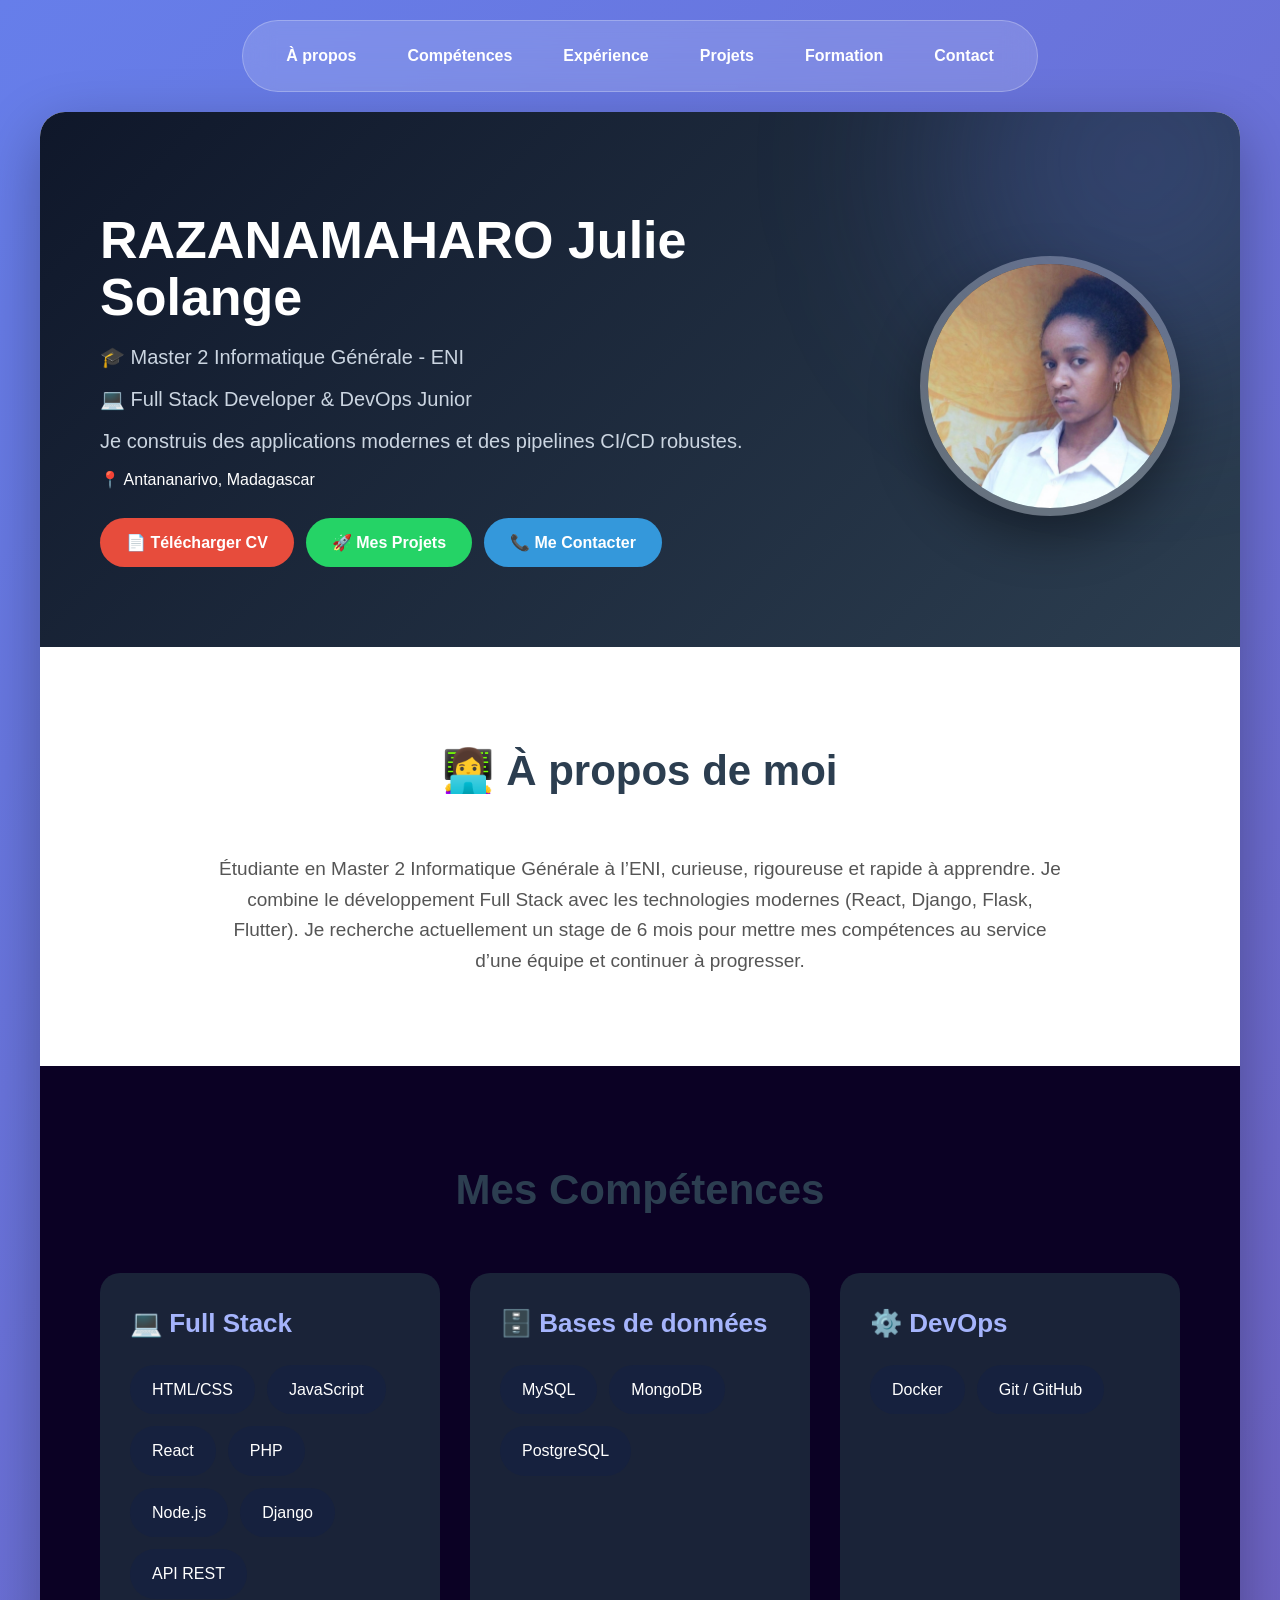
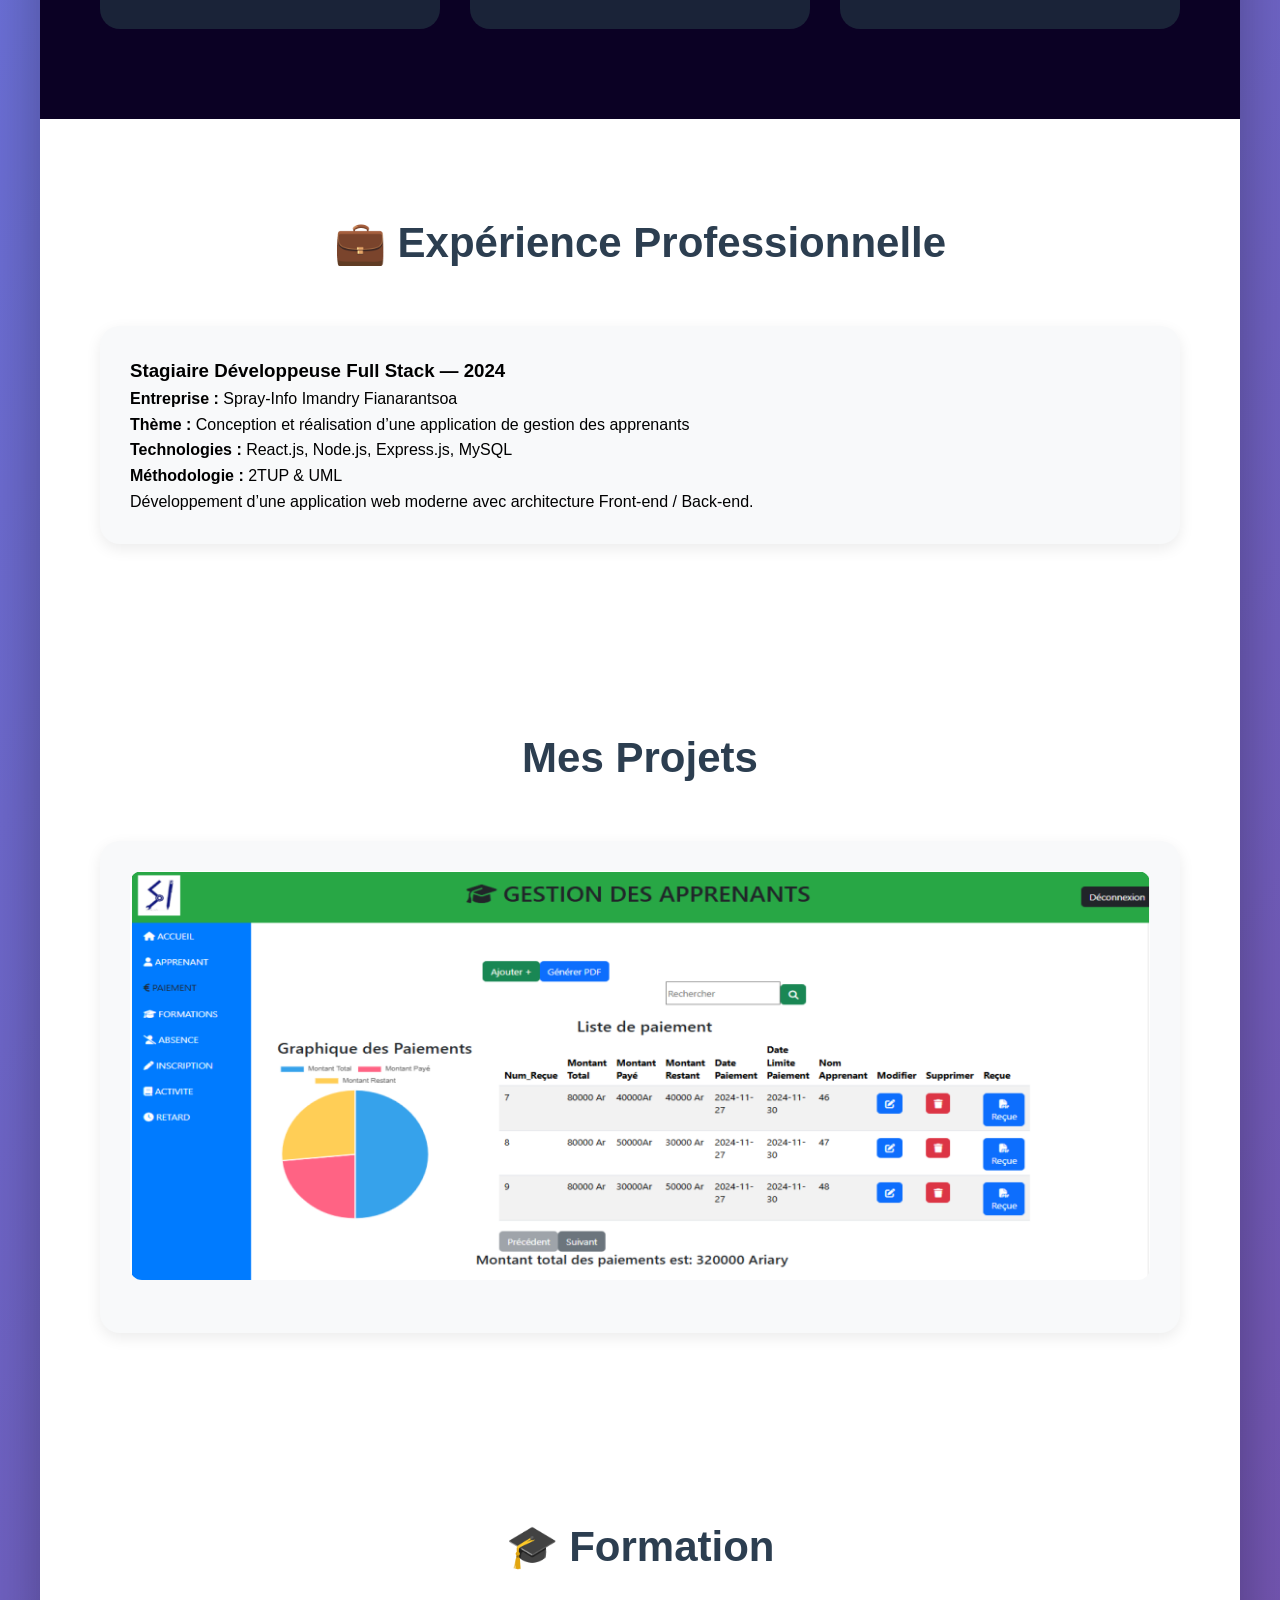
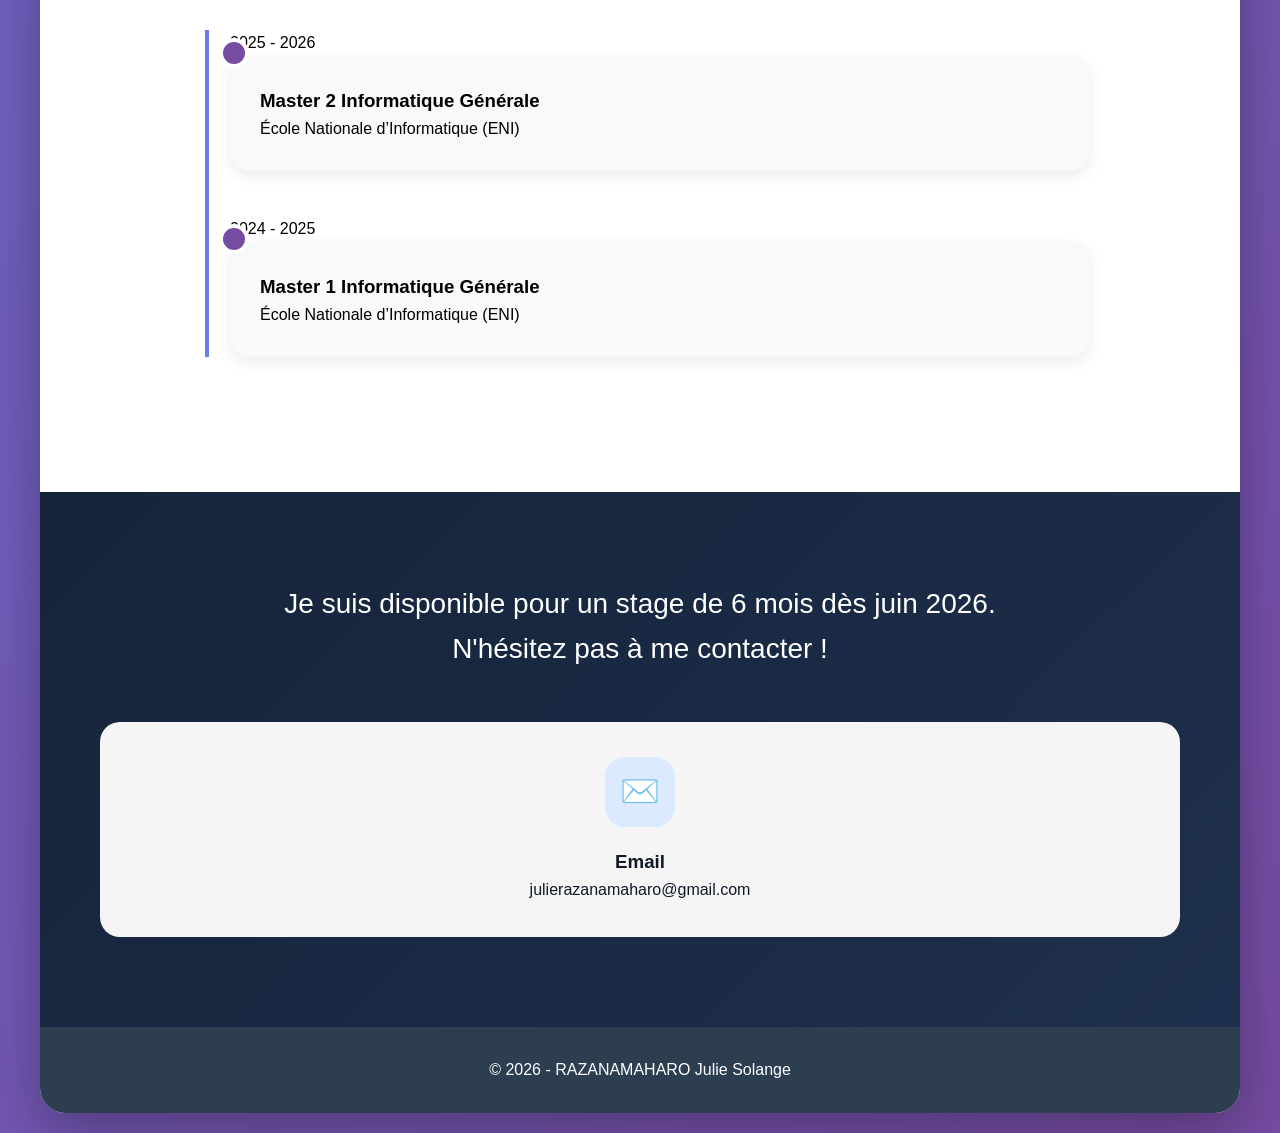
<file: index.html>
<!DOCTYPE html>
<html lang="fr">
<head>
    <meta charset="UTF-8">
    <meta name="viewport" content="width=device-width, initial-scale=1.0">
    <title>Julie Razanamaharo | Portfolio</title>
    <style>
        :root {
            --primary: #667eea;
            --secondary: #764ba2;
            --dark: #2c3e50;
        }

        * {
            margin: 0;
            padding: 0;
            box-sizing: border-box;
        }

        body {
            font-family: 'Segoe UI', Tahoma, Geneva, Verdana, sans-serif;
            background: linear-gradient(135deg, #667eea 0%, #764ba2 100%);
            min-height: 100vh;
            line-height: 1.6;
        }

        .container {
            max-width: 1200px;
            margin: 20px auto;
            background: white;
            border-radius: 25px;
            overflow: hidden;
            box-shadow: 0 20px 60px rgba(0, 0, 0, 0.3);
        }

        /* NAVBAR */
        .navbar {
            position: sticky;
            top: 15px;
            width: fit-content;
            margin: 20px auto;
            padding: 12px 25px;
            background: rgba(255,255,255,0.15);
            backdrop-filter: blur(15px);
            border: 1px solid rgba(255,255,255,0.25);
            border-radius: 50px;
            display: flex;
            gap: 15px;
            z-index: 1000;
        }

        .navbar a {
            color: white;
            text-decoration: none;
            font-weight: 600;
            padding: 10px 18px;
            border-radius: 30px;
            transition: all 0.3s;
        }

        .navbar a:hover {
            background: linear-gradient(135deg, var(--primary), var(--secondary));
            transform: translateY(-3px);
        }

        /* HEADER */
        .header {
            background: linear-gradient(135deg, #0f172a, var(--dark));
            color: white;
            padding: 100px 60px 80px;
            display: flex;
            align-items: center;
            justify-content: space-between;
            gap: 50px;
            flex-wrap: wrap;
            position: relative;
            overflow: hidden;
        }

        .header::before {
            content: '';
            position: absolute;
            width: 400px;
            height: 400px;
            background: rgba(102, 126, 234, 0.25);
            border-radius: 50%;
            top: -150px;
            right: -100px;
            filter: blur(90px);
        }

        .header-text {
            flex: 1;
            min-width: 300px;
            z-index: 2;
        }

        .header-text h1 {
            font-size: 52px;
            line-height: 1.1;
            margin-bottom: 15px;
        }

        .title {
            font-size: 20px;
            color: #cbd5e1;
            margin-bottom: 10px;
        }

        .profile-img {
            width: 260px;
            height: 260px;
            border-radius: 50%;
            object-fit: cover;
            border: 8px solid rgba(255,255,255,0.3);
            box-shadow: 0 20px 50px rgba(0,0,0,0.4);
            transition: all 0.5s ease;
        }

        .profile-img:hover {
            transform: scale(1.08) rotate(4deg);
        }

        .buttons {
            margin-top: 25px;
            display: flex;
            gap: 12px;
            flex-wrap: wrap;
        }

        .btn {
            padding: 12px 26px;
            border-radius: 50px;
            text-decoration: none;
            color: white;
            font-weight: bold;
            transition: all 0.3s;
        }

        .btn:hover {
            transform: translateY(-4px);
            box-shadow: 0 10px 25px rgba(0,0,0,0.2);
        }

        .btn-cv { background: #e74c3c; }
        .btn-project { background: #25D366; }
        .btn-contact { background: #3498db; }

        /* SECTIONS */
        section {
            padding: 90px 60px;
            scroll-margin-top: 90px;
        }

        section h2 {
            text-align: center;
            font-size: 42px;
            margin-bottom: 50px;
            color: var(--dark);
        }

        /* About */
        #about {
            background: white;
            text-align: center;
        }

        #about p {
            max-width: 850px;
            margin: 0 auto;
            font-size: 19px;
            color: #555;
        }

        /* Skills */
        #skills {
            background: #0b0124;
            color: white;
        }

        .skills-container {
            display: grid;
            grid-template-columns: repeat(auto-fit, minmax(320px, 1fr));
            gap: 30px;
        }

        .skill-box {
            background: #1a2338;
            padding: 30px;
            border-radius: 20px;
            transition: 0.4s;
        }

        .skill-box:hover {
            transform: translateY(-10px);
        }

        .sub-title {
            font-size: 26px;
            margin-bottom: 20px;
            color: #a5b4fc;
        }

        .skills {
            display: flex;
            flex-wrap: wrap;
            gap: 12px;
        }

        .skill {
            background: #16213e;
            padding: 12px 22px;
            border-radius: 50px;
            font-size: 16px;
            transition: 0.3s;
        }

        .skill:hover {
            background: linear-gradient(135deg, #667eea, #a855f7);
            transform: scale(1.05);
            color: white;
        }

        /* Experience & Projects */
        .project-card {
            background: #f8f9fa;
            padding: 30px;
            border-radius: 20px;
            box-shadow: 0 5px 15px rgba(0,0,0,0.08);
            transition: 0.3s;
        }

        .project-card:hover {
            transform: translateY(-8px);
            box-shadow: 0 15px 35px rgba(0,0,0,0.12);
        }

        /* Timeline */
        .timeline {
            position: relative;
            max-width: 900px;
            margin: 0 auto;
            padding-left: 40px;
        }

        .timeline::before {
            content: '';
            position: absolute;
            left: 15px;
            top: 0;
            bottom: 0;
            width: 4px;
            background: var(--primary);
        }

        .timeline-item {
            position: relative;
            margin-bottom: 45px;
        }

        .timeline-item::before {
            content: '';
            position: absolute;
            left: -11px;
            top: 8px;
            width: 22px;
            height: 22px;
            background: var(--secondary);
            border: 4px solid white;
            border-radius: 50%;
        }

        /* Contact */
        #contact {
            background: linear-gradient(135deg, #16243a, #1e2f4d);
            color: white;
        }

        .contact-grid {
            display: grid;
            grid-template-columns: repeat(auto-fit, minmax(280px, 1fr));
            gap: 25px;
        }

        .contact-box {
            background: #f5f5f5;
            color: #111827;
            padding: 35px 25px;
            border-radius: 20px;
            text-align: center;
            transition: 0.4s;
        }

        .contact-box:hover {
            transform: translateY(-10px);
        }

        .contact-box.whatsapp { background: #18c08f; color: white; }
        .contact-box.dark { background: var(--dark); color: white; }

        .contact-icon {
            width: 70px;
            height: 70px;
            background: #dbeafe;
            margin: 0 auto 20px;
            border-radius: 20px;
            display: flex;
            align-items: center;
            justify-content: center;
            font-size: 32px;
        }

        /* Footer */
        .footer {
            background: var(--dark);
            color: white;
            text-align: center;
            padding: 30px;
        }

        /* MOBILE */
        @media (max-width: 768px) {
            .header {
                padding: 80px 30px;
                text-align: center;
            }
            .header-text h1 {
                font-size: 40px;
            }
            .profile-img {
                width: 200px;
                height: 200px;
            }
            .navbar {
                flex-wrap: wrap;
                justify-content: center;
                padding: 10px;
            }
            section {
                padding: 70px 25px;
            }
        }
    </style>
</head>
<body>

    <nav class="navbar">
        <a href="#about">À propos</a>
        <a href="#skills">Compétences</a>
        <a href="#experience">Expérience</a>
        <a href="#projects">Projets</a>
        <a href="#formation">Formation</a>
        <a href="#contact">Contact</a>
    </nav>

    <div class="container">

        <!-- HEADER -->
        <div class="header">
            <div class="header-text">
                <h1>RAZANAMAHARO Julie Solange</h1>
                <p class="title">🎓 Master 2 Informatique Générale - ENI</p>
                <p class="title">💻 Full Stack Developer & DevOps Junior</p>
                <p class="title">Je construis des applications modernes et des pipelines CI/CD robustes.</p>
                <p>📍 Antananarivo, Madagascar</p>

                <div class="buttons">
                    <a href="cv_texte.html" class="btn btn-cv" target="_blank">📄 Télécharger CV</a>
                    <a href="#projects" class="btn btn-project">🚀 Mes Projets</a>
                    <a href="#contact" class="btn btn-contact">📞 Me Contacter</a>
                </div>
            </div>

            <div class="header-image">
                <img src="image.png" alt="Photo de Julie Razanamaharo" class="profile-img">
            </div>
        </div>

        <!-- À PROPOS -->
        <section id="about">
            <h2>👩‍💻 À propos de moi</h2>
            <p>
                Étudiante en Master 2 Informatique Générale à l’ENI, curieuse, rigoureuse et rapide à apprendre. 
                Je combine le développement Full Stack avec les technologies modernes (React, Django, Flask, Flutter). 
                Je recherche actuellement un stage de 6 mois pour mettre mes compétences au service d’une équipe et continuer à progresser.
            </p>
        </section>

        <!-- COMPÉTENCES -->
        <section id="skills">
            <h2>Mes Compétences</h2>
            <div class="skills-container">
                <div class="skill-box">
                    <h3 class="sub-title">💻 Full Stack</h3>
                    <div class="skills">
                        <div class="skill">HTML/CSS</div>
                        <div class="skill">JavaScript</div>
                        <div class="skill">React</div>
                        <div class="skill">PHP</div>
                        <div class="skill">Node.js</div>
                        <div class="skill">Django</div>
                        <div class="skill">API REST</div>
                    </div>
                </div>

                <div class="skill-box">
                    <h3 class="sub-title">🗄️ Bases de données</h3>
                    <div class="skills">
                        <div class="skill">MySQL</div>
                        <div class="skill">MongoDB</div>
                        <div class="skill">PostgreSQL</div>
                    </div>
                </div>

                <div class="skill-box">
                    <h3 class="sub-title">⚙️ DevOps</h3>
                    <div class="skills">
                        <div class="skill">Docker</div>
                        <div class="skill">Git / GitHub</div>
                    </div>
                </div>
            </div>
        </section>

        <!-- EXPÉRIENCE -->
        <section id="experience">
            <h2>💼 Expérience Professionnelle</h2>
            <div class="project-card">
                <h3>Stagiaire Développeuse Full Stack — 2024</h3>
                <p><strong>Entreprise :</strong> Spray-Info Imandry Fianarantsoa</p>
                <p><strong>Thème :</strong> Conception et réalisation d’une application de gestion des apprenants</p>
                <p><strong>Technologies :</strong> React.js, Node.js, Express.js, MySQL</p>
                <p><strong>Méthodologie :</strong> 2TUP & UML</p>
                <p>Développement d’une application web moderne avec architecture Front-end / Back-end.</p>
            </div>
        </section>

        <!-- PROJETS -->
        <section id="projects">
            <h2>Mes Projets</h2>
            <div class="project-card">
                <img src="JULU.PNG" alt="Projet JULU" style="width:100%; border-radius:12px; margin-bottom:15px;">
                <!-- Tu peux ajouter d'autres projets ici -->
            </div>
        </section>

        <!-- FORMATION -->
        <section id="formation">
            <h2>🎓 Formation</h2>
            <div class="timeline">
                <div class="timeline-item">
                    <div class="timeline-date">2025 - 2026</div>
                    <div class="project-card">
                        <h3>Master 2 Informatique Générale</h3>
                        <p>École Nationale d’Informatique (ENI)</p>
                    </div>
                </div>
                <!-- Les autres années restent identiques -->
                <div class="timeline-item">
                    <div class="timeline-date">2024 - 2025</div>
                    <div class="project-card">
                        <h3>Master 1 Informatique Générale</h3>
                        <p>École Nationale d’Informatique (ENI)</p>
                    </div>
                </div>
                <!-- ... (tu peux copier le reste) -->
            </div>
        </section>

        <!-- CONTACT -->
        <section id="contact">
            <p class="top-text" style="text-align:center; font-size:28px; margin-bottom:50px;">
                Je suis disponible pour un stage de 6 mois dès juin 2026.<br>
                N'hésitez pas à me contacter !
            </p>

            <div class="contact-grid">
                <!-- Tes cartes contact restent presque identiques (j'ai juste amélioré le style) -->
                <!-- EMAIL -->
                <div class="contact-box">
                    <div class="contact-icon">✉️</div>
                    <h3>Email</h3>
                    <p>julierazanamaharo@gmail.com</p>
                </div>

                <!-- WHATSAPP, TEL, etc. (tu peux garder tes liens) -->
                <!-- ... -->
            </div>
        </section>

        <!-- FOOTER -->
        <div class="footer">
            © 2026 - RAZANAMAHARO Julie Solange
        </div>

    </div>

</body>
</html>
</file>
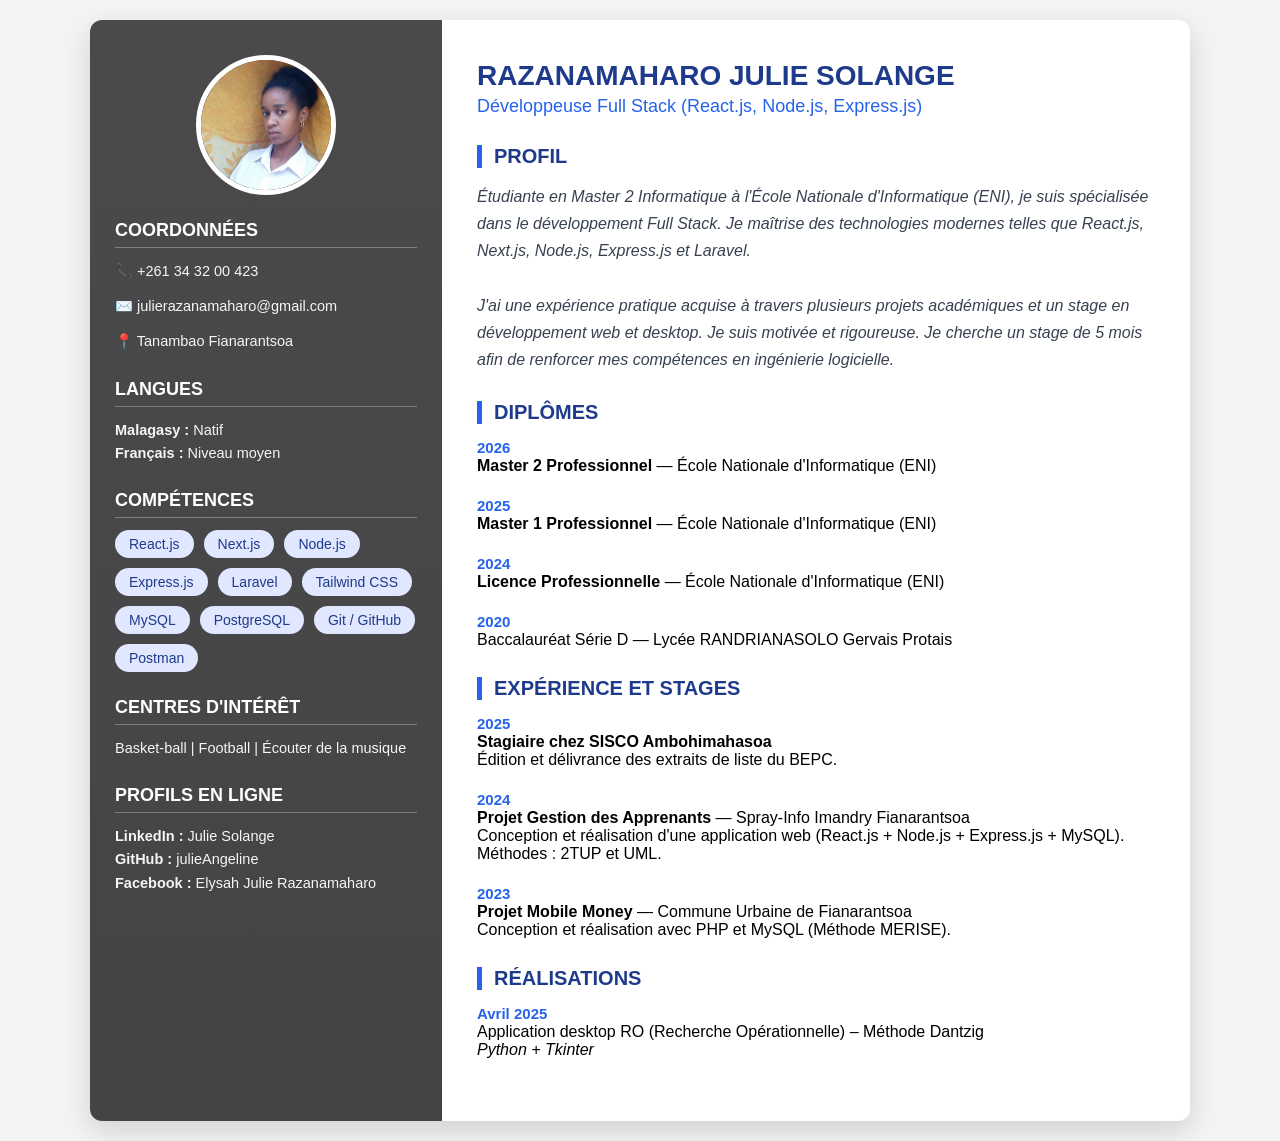
<file: cv_texte.html>
<!DOCTYPE html>
<html lang="fr">
<head>
    <meta charset="UTF-8">
    <meta name="viewport" content="width=device-width, initial-scale=1.0">
    <title>RAZANAMAHARO Julie Solange - CV</title>
    <style>
        * {
            margin: 0;
            padding: 0;
            box-sizing: border-box;
        }

        body {
            font-family: 'Segoe UI', Arial, sans-serif;
            background: #f4f4f4;
            padding: 20px;
        }

        .cv-grid {
            display: grid;
            grid-template-columns: 32% 68%;
            max-width: 1100px;
            margin: auto;
            background: white;
            box-shadow: 0 10px 30px rgba(0, 0, 0, 0.15);
            border-radius: 12px;
            overflow: hidden;
        }

        /* ==================== COLONNE GAUCHE BLEUE ==================== */
        .left {
            background: linear-gradient(180deg, #4a4a4d, #444444);
            color: white;
            padding: 35px 25px;
        }

        .profile {
            width: 140px;
            height: 140px;
            border-radius: 50%;
            object-fit: cover;
            border: 5px solid white;
            margin-bottom: 25px;
            display: block;
            margin-left: auto;
            margin-right: auto;
        }

        .left h2 {
            font-size: 18px;
            margin: 25px 0 12px;
            border-bottom: 1px solid rgba(255,255,255,0.3);
            padding-bottom: 6px;
        }

        .left p, .left li {
            font-size: 14.5px;
            line-height: 1.6;
            opacity: 0.95;
        }

        .contact-item {
            display: flex;
            align-items: center;
            gap: 10px;
            margin-bottom: 12px;
        }

        /* ==================== COLONNE DROITE ==================== */
        .right {
            padding: 40px 35px;
        }

        .right h1 {
            font-size: 28px;
            color: #1e3a8a;
            margin-bottom: 4px;
        }

        .right .title {
            font-size: 18px;
            color: #2563eb;
            margin-bottom: 25px;
        }

        .right h2 {
            color: #1e3a8a;
            font-size: 20px;
            margin: 28px 0 15px;
            border-left: 5px solid #2563eb;
            padding-left: 12px;
        }

        .item {
            margin-bottom: 22px;
        }

        .date {
            color: #2563eb;
            font-weight: bold;
            font-size: 15px;
        }

        .skills {
            display: flex;
            flex-wrap: wrap;
            gap: 10px;
        }

        .skill {
            background: #e0e7ff;
            color: #1e3a8a;
            padding: 6px 14px;
            border-radius: 20px;
            font-size: 14px;
        }

        .profile-section {
            font-style: italic;
            color: #374151;
            line-height: 1.7;
            margin-bottom: 25px;
        }

        /* Responsive */
        @media (max-width: 768px) {
            .cv-grid {
                grid-template-columns: 1fr;
            }
        }
    </style>
</head>
<body>

<div class="cv-grid">

    <!-- COLONNE GAUCHE -->
    <div class="left">
        <img src="image.png" alt="Julie Razanamaharo" class="profile">

        <h2>COORDONNÉES</h2>
        <p class="contact-item">📞 +261 34 32 00 423</p>
        <p class="contact-item">✉️ julierazanamaharo@gmail.com</p>
        <p class="contact-item">📍 Tanambao Fianarantsoa</p>

        <h2>LANGUES</h2>
        <p><strong>Malagasy :</strong> Natif</p>
        <p><strong>Français :</strong> Niveau moyen</p>

        <h2>COMPÉTENCES</h2>
        <div class="skills">
            <span class="skill">React.js</span>
            <span class="skill">Next.js</span>
            <span class="skill">Node.js</span>
            <span class="skill">Express.js</span>
            <span class="skill">Laravel</span>
            <span class="skill">Tailwind CSS</span>
            <span class="skill">MySQL</span>
            <span class="skill">PostgreSQL</span>
            <span class="skill">Git / GitHub</span>
            <span class="skill">Postman</span>
        </div>

        <h2>CENTRES D'INTÉRÊT</h2>
        <p>Basket-ball | Football | Écouter de la musique</p>

        <h2>PROFILS EN LIGNE</h2>
        <p><strong>LinkedIn :</strong> Julie Solange</p>
        <p><strong>GitHub :</strong> julieAngeline</p>
        <p><strong>Facebook :</strong> Elysah Julie Razanamaharo</p>
    </div>

    <!-- COLONNE DROITE -->
    <div class="right">
        <h1>RAZANAMAHARO JULIE SOLANGE</h1>
        <p class="title">Développeuse Full Stack (React.js, Node.js, Express.js)</p>

        <h2>PROFIL</h2>
        <p class="profile-section">
            Étudiante en Master 2 Informatique à l'École Nationale d'Informatique (ENI), je suis spécialisée dans le développement Full Stack. 
            Je maîtrise des technologies modernes telles que React.js, Next.js, Node.js, Express.js et Laravel.<br><br>
            J'ai une expérience pratique acquise à travers plusieurs projets académiques et un stage en développement web et desktop. 
            Je suis motivée et rigoureuse. Je cherche un stage de 5 mois afin de renforcer mes compétences en ingénierie logicielle.
        </p>

        <h2>DIPLÔMES</h2>
        <div class="item">
            <span class="date">2026</span><br>
            <strong>Master 2 Professionnel</strong> — École Nationale d'Informatique (ENI)
        </div>
        <div class="item">
            <span class="date">2025</span><br>
            <strong>Master 1 Professionnel</strong> — École Nationale d'Informatique (ENI)
        </div>
        <div class="item">
            <span class="date">2024</span><br>
            <strong>Licence Professionnelle</strong> — École Nationale d'Informatique (ENI)
        </div>
        <div class="item">
            <span class="date">2020</span><br>
            Baccalauréat Série D — Lycée RANDRIANASOLO Gervais Protais
        </div>

        <h2>EXPÉRIENCE ET STAGES</h2>
        <div class="item">
            <span class="date">2025</span><br>
            <strong>Stagiaire chez SISCO Ambohimahasoa</strong><br>
            Édition et délivrance des extraits de liste du BEPC.
        </div>
        <div class="item">
            <span class="date">2024</span><br>
            <strong>Projet Gestion des Apprenants</strong> — Spray-Info Imandry Fianarantsoa<br>
            Conception et réalisation d'une application web (React.js + Node.js + Express.js + MySQL).<br>
            Méthodes : 2TUP et UML.
        </div>
        <div class="item">
            <span class="date">2023</span><br>
            <strong>Projet Mobile Money</strong> — Commune Urbaine de Fianarantsoa<br>
            Conception et réalisation avec PHP et MySQL (Méthode MERISE).
        </div>

        <h2>RÉALISATIONS</h2>
        <div class="item">
            <span class="date">Avril 2025</span><br>
            Application desktop RO (Recherche Opérationnelle) – Méthode Dantzig<br>
            <em>Python + Tkinter</em>
        </div>
    </div>
</div>

</body>
</html>
</file>
